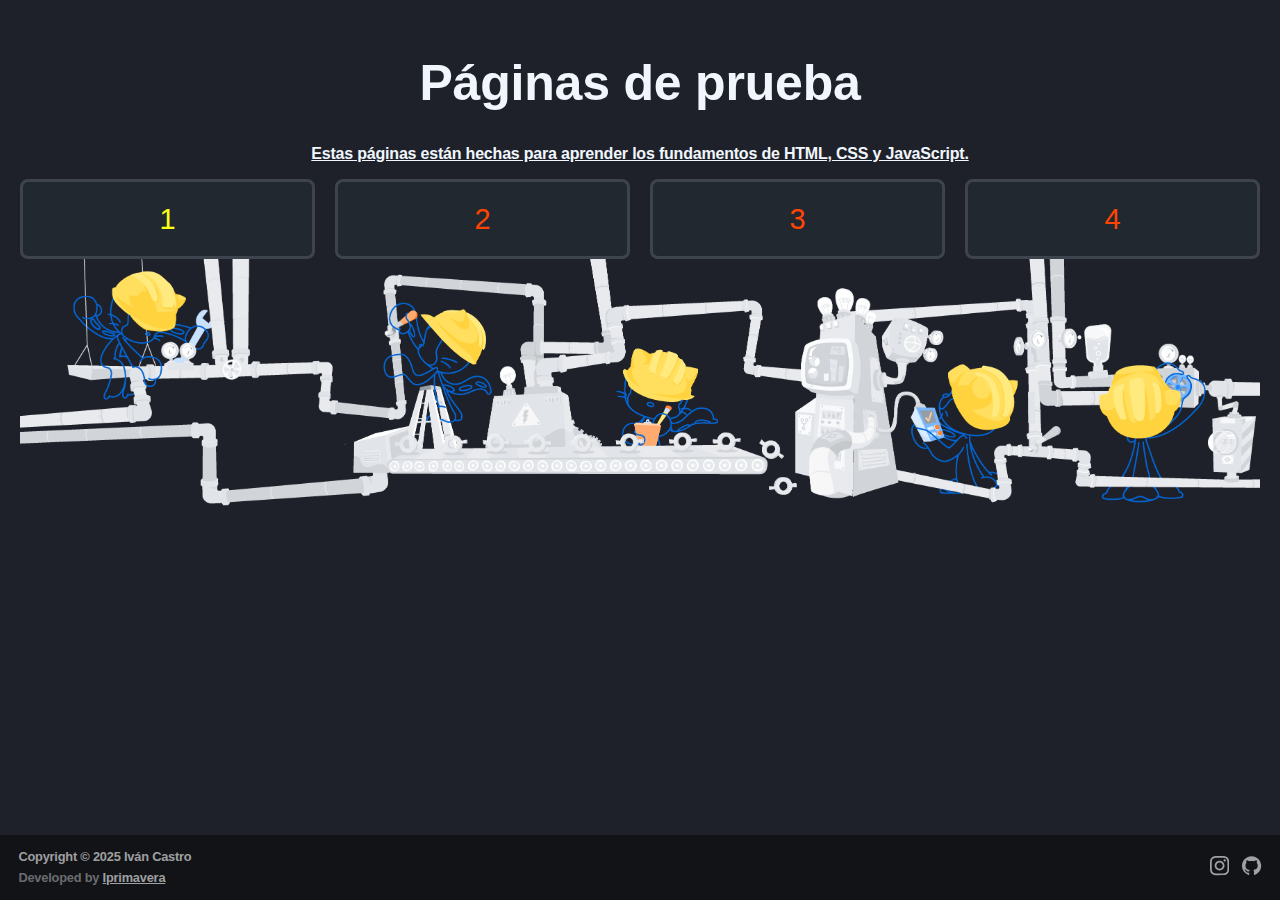
<file: index.html>
<!DOCTYPE HTML>
<html lang="es-ES">
	<head>
		<title>Inicio</title>
		<meta charset="utf-8" />
		<meta name="viewport" content="width=device-width, initial-scale=1" />
		<link rel="stylesheet" href="css/main.css"/>
		<link rel="stylesheet" href="css/index.css"/>
        <script src="js/script.js" defer></script>
	</head>
	<body>
		<div class="content">
			<h1>Páginas de prueba</h1>
			<p><u><b>Estas páginas están hechas para aprender los fundamentos de HTML, CSS y JavaScript.</b></u></p>
			<div class="button-container">
				<a href="pages/primera-prueba.html" class="button" style="color: #faff16">1</a>
				<a href="#" class="button" style="color: orangered">2</a>
				<a href="#" class="button" style="color: orangered">3</a>
				<a href="#" class="button" style="color: orangered">4</a>
			</div>

			<img src="images/gitworking.png" alt="gitworking" style="width: 100%;">

		</div>
        <div id="footer"></div>
	</body>
</html>
</file>
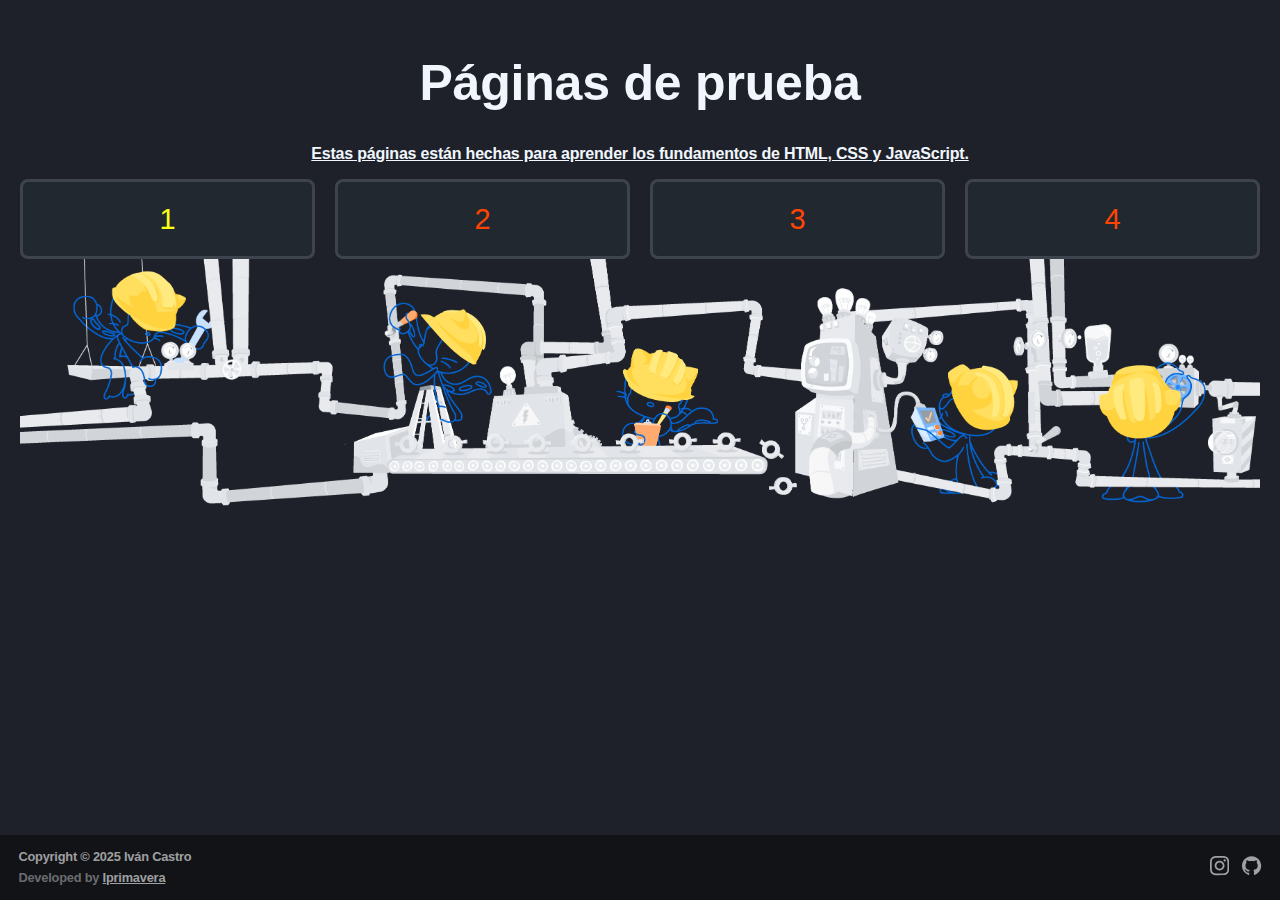
<file: pages/index.html>
<!DOCTYPE HTML>
<html lang="es-ES">
	<head>
		<title>Inicio</title>
		<meta charset="utf-8" />
		<meta name="viewport" content="width=device-width, initial-scale=1" />
		<link rel="stylesheet" href="../css/main.css"/>
		<link rel="stylesheet" href="../css/index.css"/>
        <script src="../js/script.js" defer></script>
	</head>
	<body>
		<div class="content">
			<h1>Páginas de prueba</h1>
			<p><u><b>Estas páginas están hechas para aprender los fundamentos de HTML, CSS y JavaScript.</b></u></p>
			<div class="button-container">
				<a href="primera-prueba.html" class="button" style="color: #faff16">1</a>
				<a href="#" class="button" style="color: orangered">2</a>
				<a href="#" class="button" style="color: orangered">3</a>
				<a href="#" class="button" style="color: orangered">4</a>
			</div>

			<img src="../images/gitworking.png" alt="gitworking" style="width: 100%;">

		</div>
        <div id="footer"></div>
	</body>
</html>
</file>
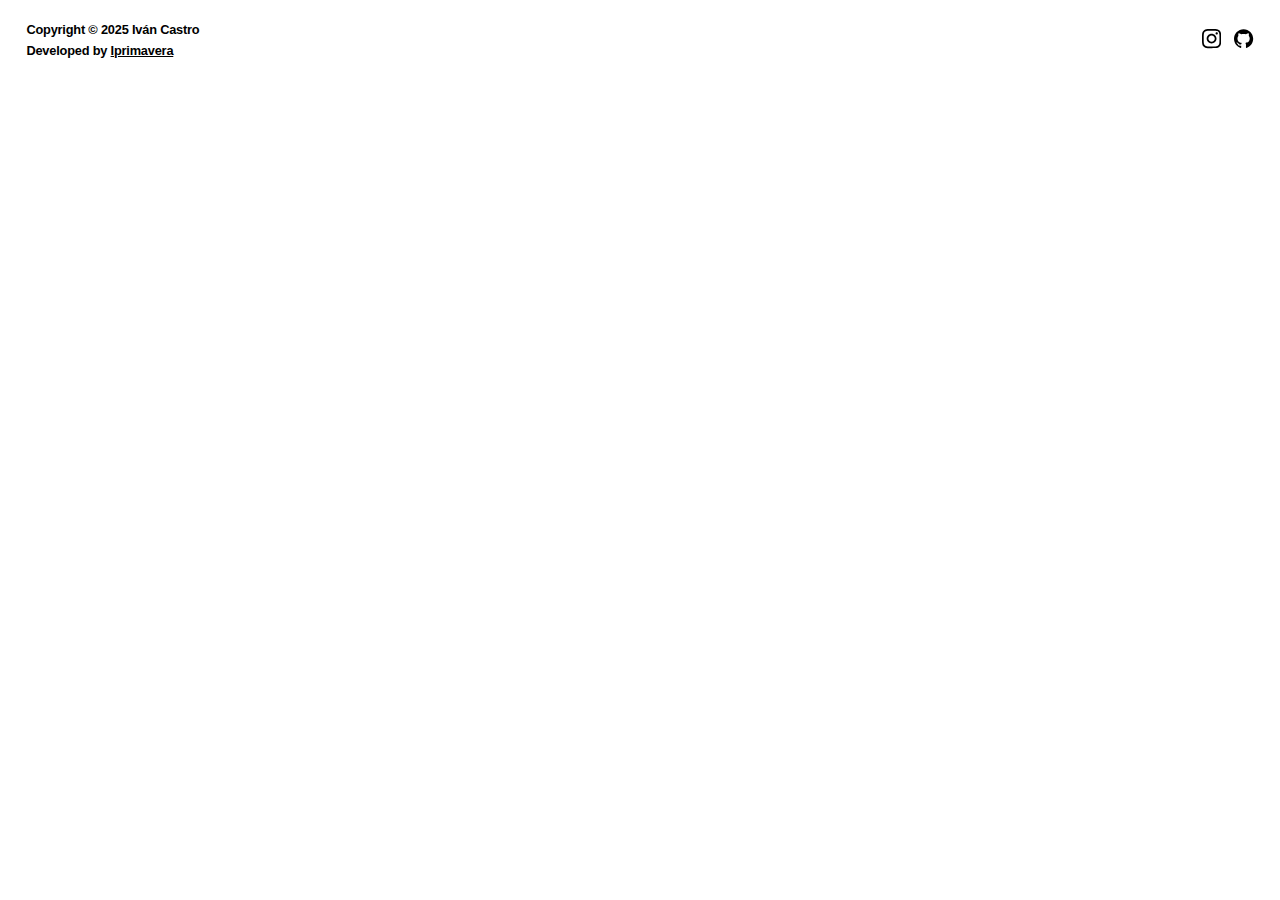
<file: includes/footer.html>
<!DOCTYPE HTML>
<html lang="es-ES">
<head>
    <title>Inicio</title>
    <meta charset="utf-8" />
    <meta name="viewport" content="width=device-width, initial-scale=1" />
    <!--<link rel="stylesheet" href="../css/index.css" />-->
    <link rel="stylesheet" href="../css/footer.css">
</head>
<body>
<footer>

    <div class="foot-info">
        <div class="foot-text">
            <p class="foot-claro">Copyright &copy; 2025 Iván Castro</p>
            <p>Developed by <a href="https://github.com/iprimavera">Iprimavera</a></p>
            <!--<p>Source code on <a href="https://github.com/iprimavera/iprimavera.github.io">Github</a></p>-->
        </div>
        <div class="social-icons">
            <!--<p>My social media networks: </p> -->
            <a href="https://www.instagram.com/ivan_cp55?igsh=NTV4bHRxNHowODRI">
                <svg xmlns="http://www.w3.org/2000/svg" shape-rendering="geometricPrecision" text-rendering="geometricPrecision" image-rendering="optimizeQuality" fill-rule="evenodd" clip-rule="evenodd" viewBox="0 0 512 512">
                    <path fill-rule="nonzero" d="M170.663 256.157c-.083-47.121 38.055-85.4 85.167-85.482 47.121-.092 85.407 38.029 85.499 85.159.091 47.13-38.047 85.4-85.176 85.492-47.112.09-85.399-38.039-85.49-85.169zm-46.108.092c.141 72.602 59.106 131.327 131.69 131.185 72.592-.14 131.35-59.089 131.209-131.691-.141-72.577-59.114-131.336-131.715-131.194-72.585.141-131.325 59.114-131.184 131.7zm237.104-137.092c.033 16.954 13.817 30.682 30.772 30.649 16.961-.034 30.689-13.811 30.664-30.765-.033-16.954-13.818-30.69-30.78-30.656-16.962.033-30.689 13.818-30.656 30.772zm-208.696 345.4c-24.958-1.086-38.511-5.234-47.543-8.709-11.961-4.628-20.496-10.177-29.479-19.093-8.966-8.951-14.532-17.461-19.202-29.397-3.508-9.033-7.73-22.569-8.9-47.527-1.269-26.983-1.559-35.078-1.683-103.433-.133-68.338.116-76.434 1.294-103.441 1.069-24.941 5.242-38.512 8.709-47.536 4.628-11.977 10.161-20.496 19.094-29.478 8.949-8.983 17.459-14.532 29.403-19.202 9.025-3.526 22.561-7.715 47.511-8.9 26.998-1.278 35.085-1.551 103.423-1.684 68.353-.133 76.448.108 103.456 1.294 24.94 1.086 38.51 5.217 47.527 8.709 11.968 4.628 20.503 10.145 29.478 19.094 8.974 8.95 14.54 17.443 19.21 29.413 3.524 8.999 7.714 22.552 8.892 47.494 1.285 26.998 1.576 35.094 1.7 103.432.132 68.355-.117 76.451-1.302 103.442-1.087 24.957-5.226 38.52-8.709 47.56-4.629 11.953-10.161 20.488-19.103 29.471-8.941 8.949-17.451 14.531-29.403 19.201-9.009 3.517-22.561 7.714-47.494 8.9-26.998 1.269-35.086 1.56-103.448 1.684-68.338.133-76.424-.124-103.431-1.294zM149.977 1.773c-27.239 1.286-45.843 5.648-62.101 12.019-16.829 6.561-31.095 15.353-45.286 29.603C28.381 57.653 19.655 71.944 13.144 88.79c-6.303 16.299-10.575 34.912-11.778 62.168C.172 178.264-.102 186.973.031 256.489c.133 69.508.439 78.234 1.741 105.548 1.302 27.231 5.649 45.827 12.019 62.092 6.569 16.83 15.353 31.089 29.611 45.289 14.25 14.2 28.55 22.918 45.404 29.438 16.282 6.294 34.902 10.583 62.15 11.777 27.305 1.203 36.022 1.468 105.521 1.336 69.532-.133 78.25-.44 105.555-1.734 27.239-1.302 45.826-5.664 62.1-12.019 16.829-6.585 31.095-15.353 45.288-29.611 14.191-14.251 22.917-28.55 29.428-45.404 6.304-16.282 10.592-34.904 11.777-62.134 1.195-27.323 1.478-36.049 1.344-105.557-.133-69.516-.447-78.225-1.741-105.522-1.294-27.256-5.657-45.844-12.019-62.118-6.577-16.829-15.352-31.08-29.602-45.288-14.25-14.192-28.55-22.935-45.404-29.429-16.29-6.304-34.903-10.6-62.15-11.778C333.747.164 325.03-.101 255.506.031c-69.507.133-78.224.431-105.529 1.742z"/>
                </svg>
            </a>
            <!-- <a href="patreon.com/iprimavera">
                <svg xmlns="http://www.w3.org/2000/svg" shape-rendering="geometricPrecision" text-rendering="geometricPrecision" image-rendering="optimizeQuality" fill-rule="evenodd" clip-rule="evenodd" viewBox="0 0 512 512">
                    <path fill-rule="nonzero" d="M170.663 256.157c-.083-47.121 38.055-85.4 85.167-85.482 47.121-.092 85.407 38.029 85.499 85.159.091 47.13-38.047 85.4-85.176 85.492-47.112.09-85.399-38.039-85.49-85.169zm-46.108.092c.141 72.602 59.106 131.327 131.69 131.185 72.592-.14 131.35-59.089 131.209-131.691-.141-72.577-59.114-131.336-131.715-131.194-72.585.141-131.325 59.114-131.184 131.7zm237.104-137.092c.033 16.954 13.817 30.682 30.772 30.649 16.961-.034 30.689-13.811 30.664-30.765-.033-16.954-13.818-30.69-30.78-30.656-16.962.033-30.689 13.818-30.656 30.772zm-208.696 345.4c-24.958-1.086-38.511-5.234-47.543-8.709-11.961-4.628-20.496-10.177-29.479-19.093-8.966-8.951-14.532-17.461-19.202-29.397-3.508-9.033-7.73-22.569-8.9-47.527-1.269-26.983-1.559-35.078-1.683-103.433-.133-68.338.116-76.434 1.294-103.441 1.069-24.941 5.242-38.512 8.709-47.536 4.628-11.977 10.161-20.496 19.094-29.478 8.949-8.983 17.459-14.532 29.403-19.202 9.025-3.526 22.561-7.715 47.511-8.9 26.998-1.278 35.085-1.551 103.423-1.684 68.353-.133 76.448.108 103.456 1.294 24.94 1.086 38.51 5.217 47.527 8.709 11.968 4.628 20.503 10.145 29.478 19.094 8.974 8.95 14.54 17.443 19.21 29.413 3.524 8.999 7.714 22.552 8.892 47.494 1.285 26.998 1.576 35.094 1.7 103.432.132 68.355-.117 76.451-1.302 103.442-1.087 24.957-5.226 38.52-8.709 47.56-4.629 11.953-10.161 20.488-19.103 29.471-8.941 8.949-17.451 14.531-29.403 19.201-9.009 3.517-22.561 7.714-47.494 8.9-26.998 1.269-35.086 1.56-103.448 1.684-68.338.133-76.424-.124-103.431-1.294zM149.977 1.773c-27.239 1.286-45.843 5.648-62.101 12.019-16.829 6.561-31.095 15.353-45.286 29.603C28.381 57.653 19.655 71.944 13.144 88.79c-6.303 16.299-10.575 34.912-11.778 62.168C.172 178.264-.102 186.973.031 256.489c.133 69.508.439 78.234 1.741 105.548 1.302 27.231 5.649 45.827 12.019 62.092 6.569 16.83 15.353 31.089 29.611 45.289 14.25 14.2 28.55 22.918 45.404 29.438 16.282 6.294 34.902 10.583 62.15 11.777 27.305 1.203 36.022 1.468 105.521 1.336 69.532-.133 78.25-.44 105.555-1.734 27.239-1.302 45.826-5.664 62.1-12.019 16.829-6.585 31.095-15.353 45.288-29.611 14.191-14.251 22.917-28.55 29.428-45.404 6.304-16.282 10.592-34.904 11.777-62.134 1.195-27.323 1.478-36.049 1.344-105.557-.133-69.516-.447-78.225-1.741-105.522-1.294-27.256-5.657-45.844-12.019-62.118-6.577-16.829-15.352-31.08-29.602-45.288-14.25-14.192-28.55-22.935-45.404-29.429-16.29-6.304-34.903-10.6-62.15-11.778C333.747.164 325.03-.101 255.506.031c-69.507.133-78.224.431-105.529 1.742z"/>
                </svg>
            </a> -->
            <a href="https://github.com/iprimavera">
                <svg xmlns="http://www.w3.org/2000/svg" shape-rendering="geometricPrecision" text-rendering="geometricPrecision" image-rendering="optimizeQuality" fill-rule="evenodd" clip-rule="evenodd" viewBox="0 0 640 640">
                    <path d="M319.988 7.973C143.293 7.973 0 151.242 0 327.96c0 141.392 91.678 261.298 218.826 303.63 16.004 2.964 21.886-6.957 21.886-15.414 0-7.63-.319-32.835-.449-59.552-89.032 19.359-107.8-37.772-107.8-37.772-14.552-36.993-35.529-46.831-35.529-46.831-29.032-19.879 2.209-19.442 2.209-19.442 32.126 2.245 49.04 32.954 49.04 32.954 28.56 48.922 74.883 34.76 93.131 26.598 2.882-20.681 11.15-34.807 20.315-42.803-71.08-8.067-145.797-35.516-145.797-158.14 0-34.926 12.52-63.485 32.965-85.88-3.33-8.078-14.291-40.606 3.083-84.674 0 0 26.87-8.61 88.029 32.8 25.512-7.075 52.878-10.642 80.056-10.76 27.2.118 54.614 3.673 80.162 10.76 61.076-41.386 87.922-32.8 87.922-32.8 17.398 44.08 6.485 76.631 3.154 84.675 20.516 22.394 32.93 50.953 32.93 85.879 0 122.907-74.883 149.93-146.117 157.856 11.481 9.921 21.733 29.398 21.733 59.233 0 42.792-.366 77.28-.366 87.804 0 8.516 5.764 18.473 21.992 15.354 127.076-42.354 218.637-162.274 218.637-303.582 0-176.695-143.269-319.988-320-319.988l-.023.107z"/>
                </svg>
            </a>
        </div>
    </div>
</footer>
</body>
</html>
</file>
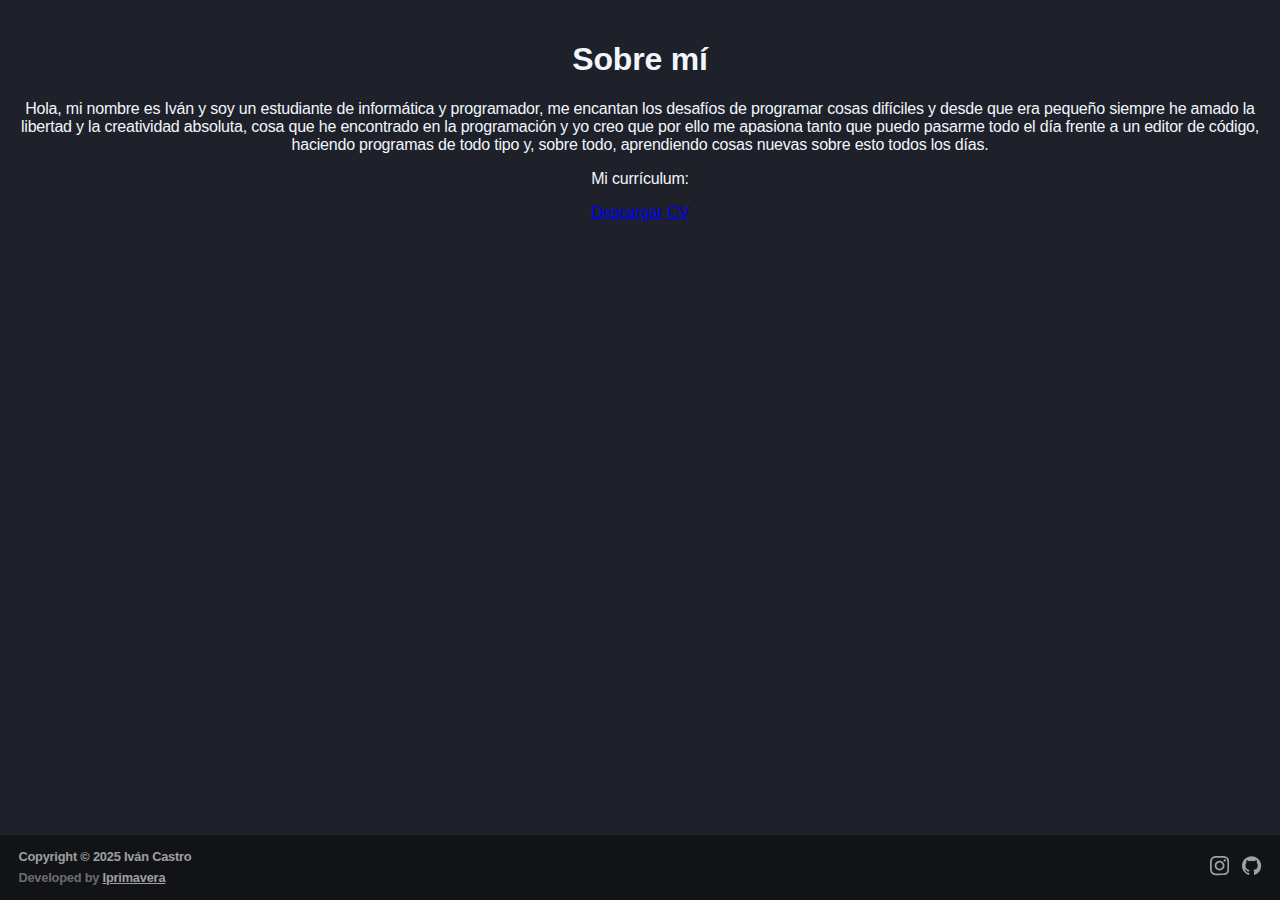
<file: pages/about.html>
<!DOCTYPE HTML>
<html lang="es-ES">
<head>
    <title>Sobre mí - Iprimavera</title>
    <meta charset="UTF-8">
    <meta name="viewport" content="width=device-width, initial-scale=1.0">
    <link rel="icon" type="image/png" href="/assets/favicon/favicon-96x96.png" sizes="96x96" />
    <link rel="icon" type="image/svg+xml" href="/assets/favicon/favicon.svg" />
    <link rel="shortcut icon" href="/assets/favicon/favicon.ico" />
    <link rel="apple-touch-icon" sizes="180x180" href="/assets/favicon/apple-touch-icon.png" />
    <link rel="manifest" href="/assets/favicon/site.webmanifest" />
    <link rel="stylesheet" href="../css/main.css">
    <script src="../js/script.js" defer></script>
</head>
<body>
<main class="content about">
    <h1 class="index">Sobre mí</h1>
    <p class="descripcion">Hola, mi nombre es Iván y soy un estudiante de informática y programador, me encantan los desafíos de
    programar cosas difíciles y desde que era pequeño siempre he amado la libertad y la creatividad absoluta,
    cosa que he encontrado en la programación y yo creo que por ello me apasiona tanto que puedo pasarme todo
    el día frente a un editor de código, haciendo programas de todo tipo y, sobre todo, aprendiendo cosas nuevas
    sobre esto todos los días.</p>
    <p>Mi currículum:</p>
    <a href="/assets/CV_Ivan_Castro.pdf" download="CV_Ivan_Castro.pdf" class="button">Descargar CV</a>
</main>
<div id="footer"></div>
</body>
</html>
</file>
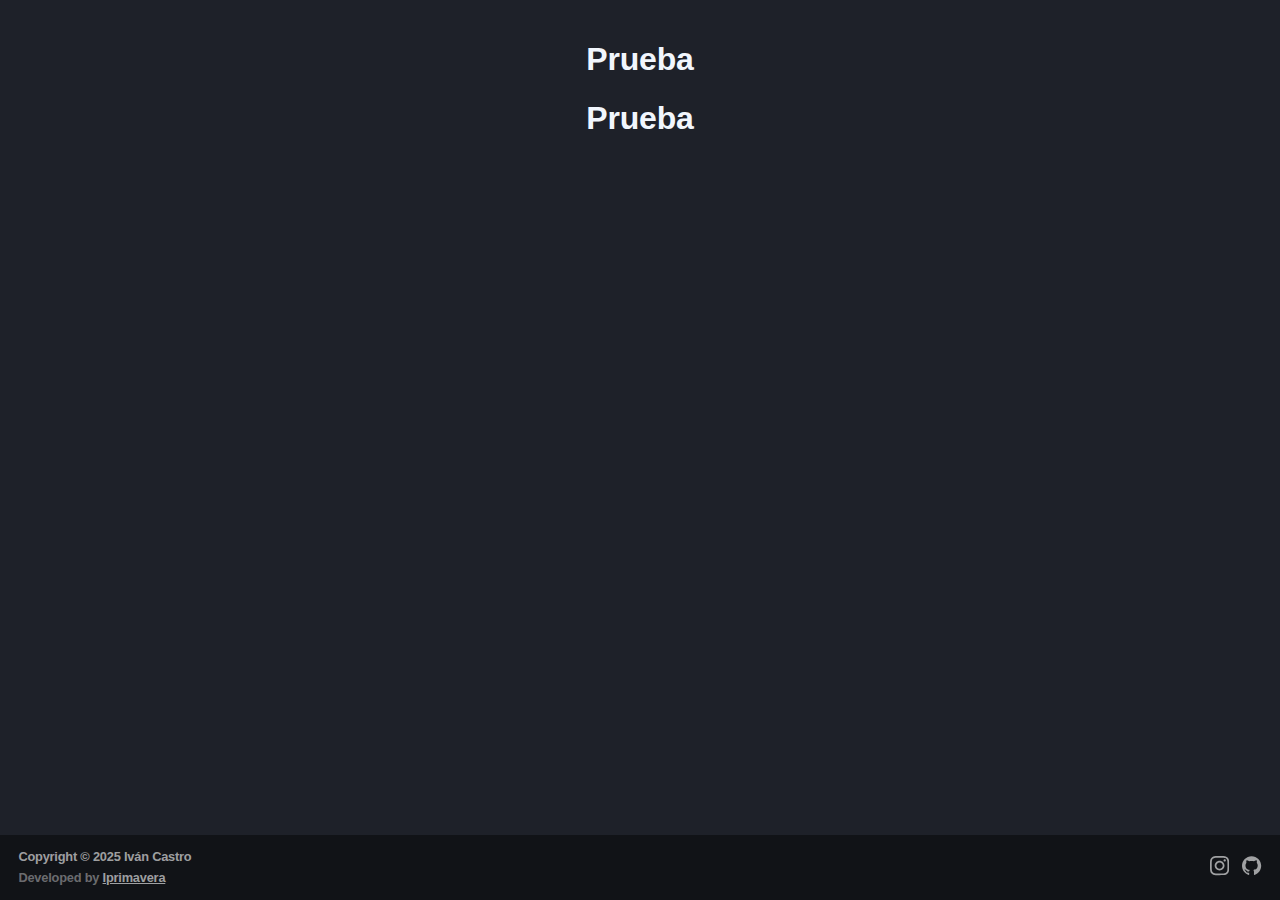
<file: pages/contacto.html>
<!DOCTYPE HTML>
<html lang="es-ES">
<head>
    <title>Primera</title>
    <meta charset="UTF-8">
    <meta name="viewport" content="width=device-width, initial-scale=1.0">
    <link rel="stylesheet" href="../css/main.css">
    <script src="../js/script.js" defer></script>
</head>
<body>
<div class="content">
    <h1 class="border">Prueba</h1>
    <h1 class="wave">Prueba</h1>
</div>
<div id="footer"></div>
</body>
</html>
</file>
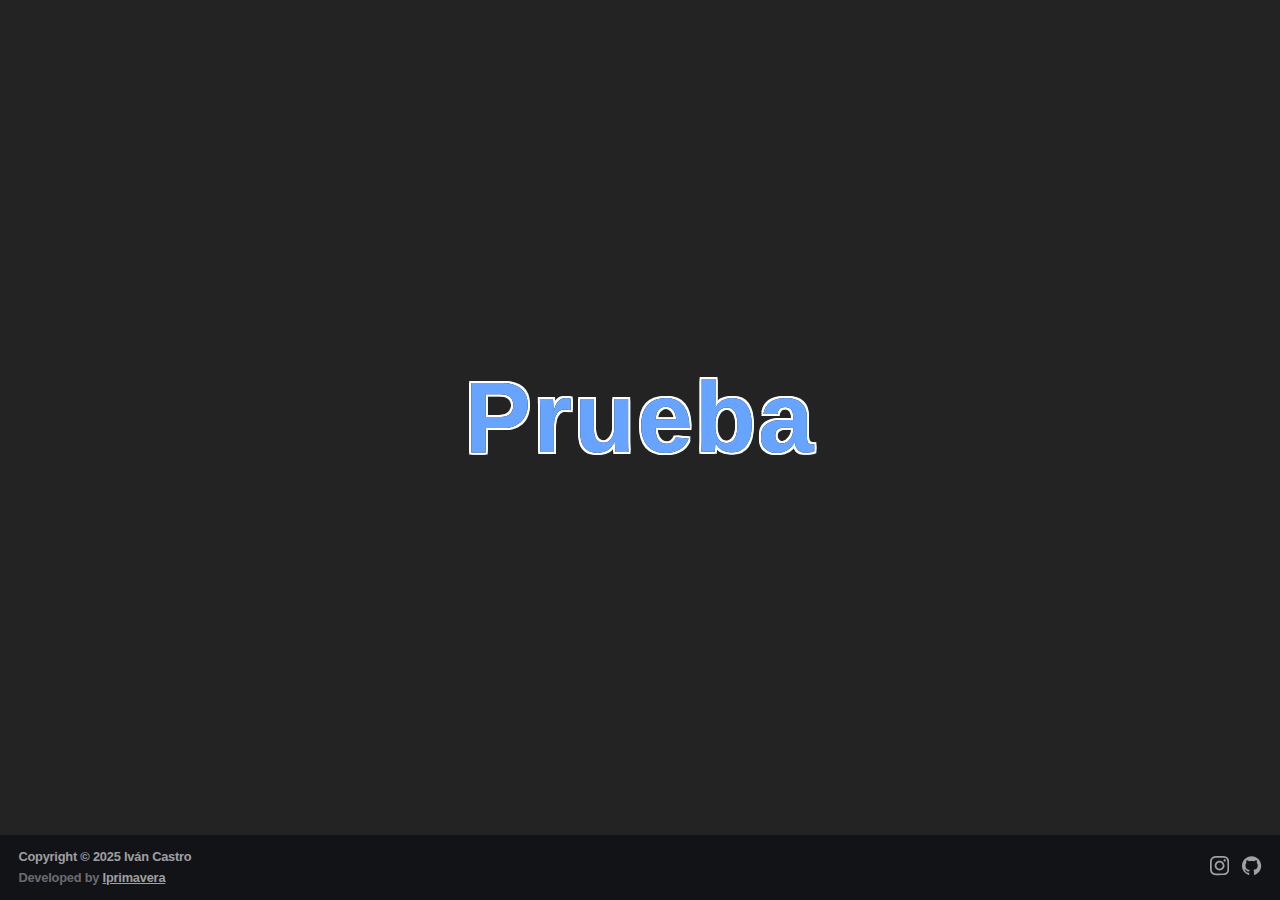
<file: pages/primera-prueba.html>
<!DOCTYPE HTML>
<html lang="es-ES">
<head>
	<meta charset="UTF-8">
	<meta name="viewport" content="width=device-width, initial-scale=1.0">
	<title>Prueba 1</title>
	<script src="../js/script.js" defer></script>
	<link rel="stylesheet" href="../css/main.css">
	<link rel="stylesheet" href="../css/prueba-1.css">
</head>
<body>
	<div class="content">
		<h1 class="border">Prueba</h1>
		<h1 class="wave">Prueba</h1>
	</div>
	<div id="footer"></div>
</body>
</html>
</file>
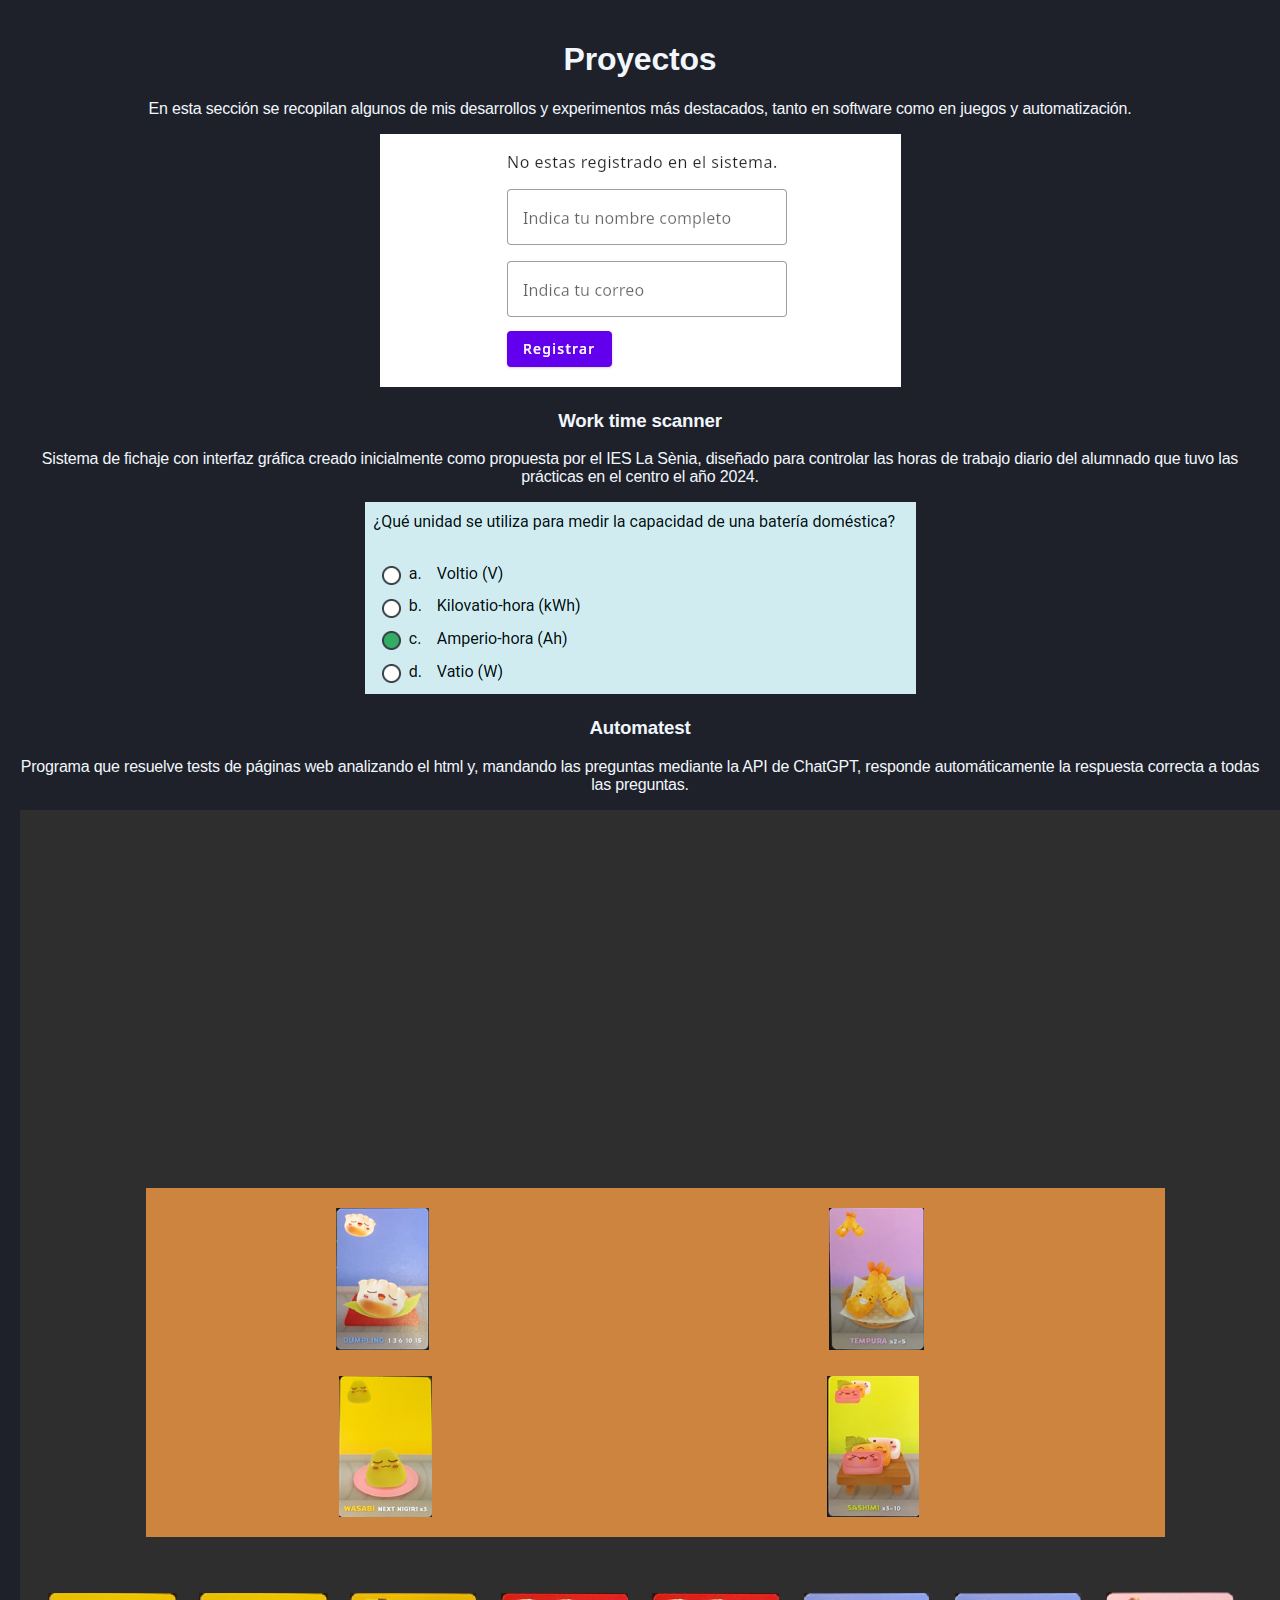
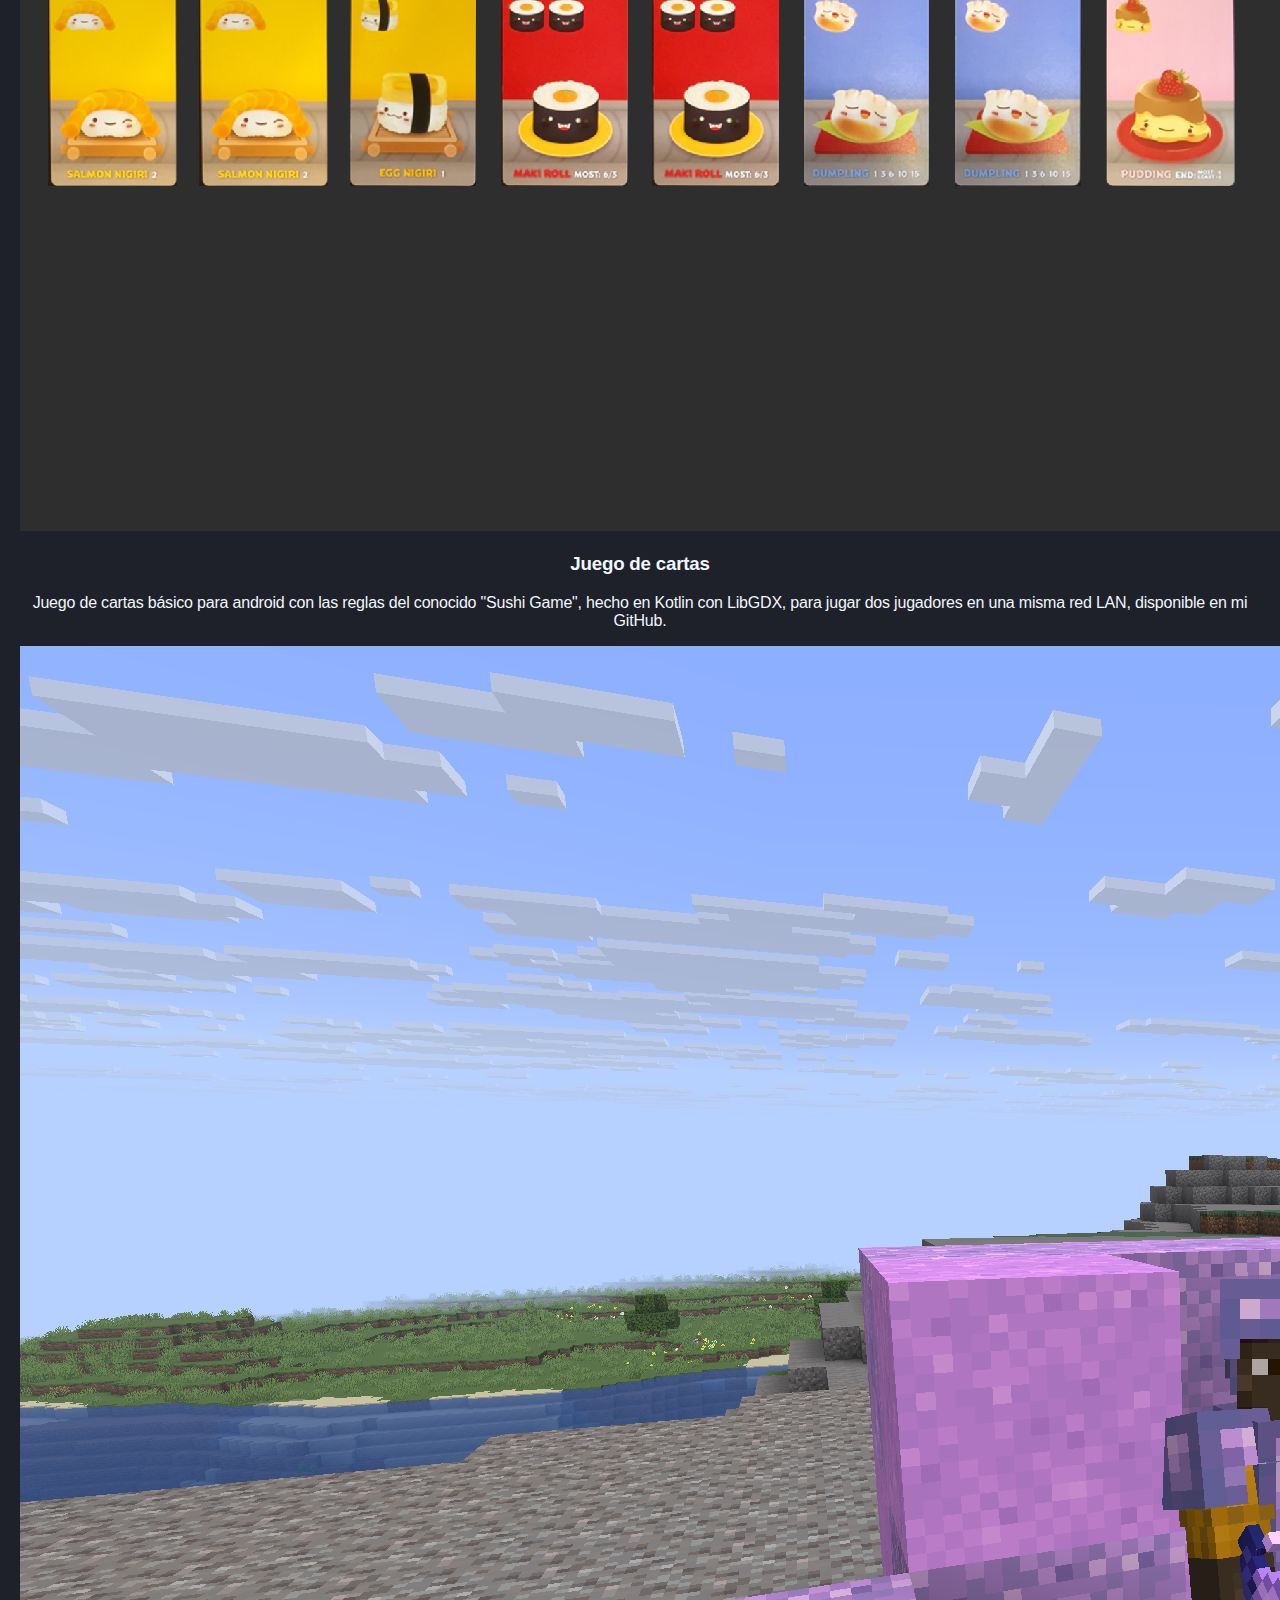
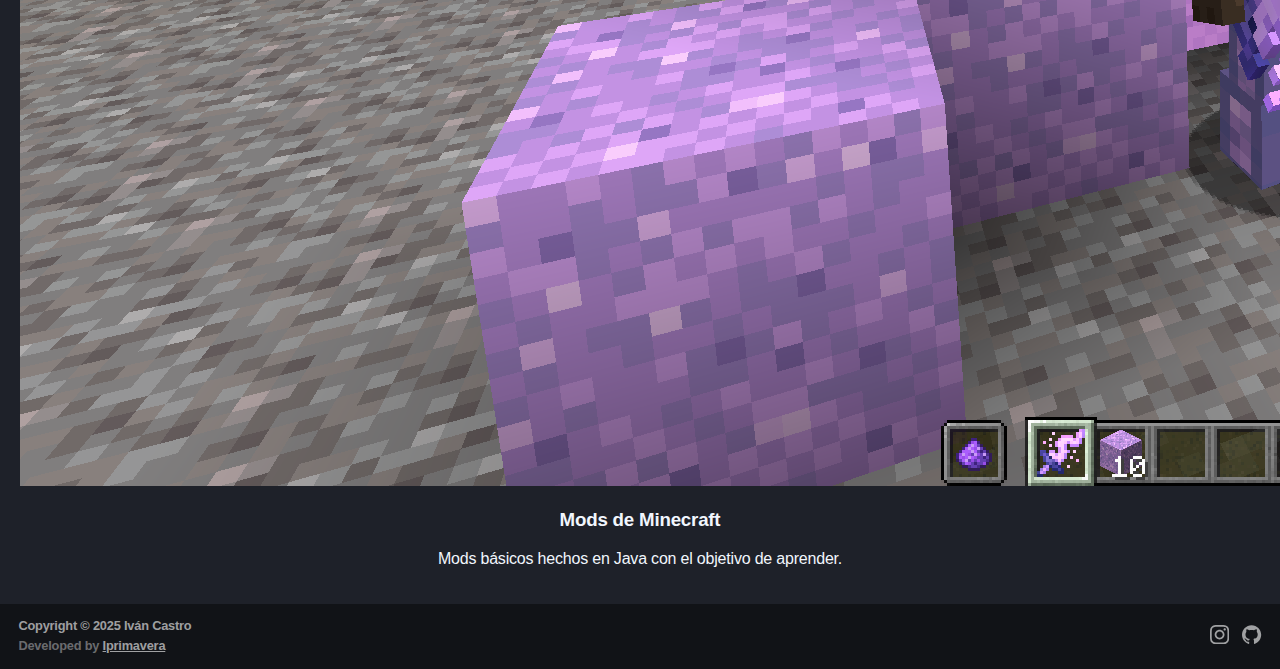
<file: pages/proyectos.html>
<!DOCTYPE HTML>
<html lang="es-ES">
<head>
	<title>Proyectos - Iprimavera</title>
	<meta charset="UTF-8">
	<meta name="viewport" content="width=device-width, initial-scale=1.0">
	<link rel="icon" type="image/png" href="/assets/favicon/favicon-96x96.png" sizes="96x96" />
	<link rel="icon" type="image/svg+xml" href="/assets/favicon/favicon.svg" />
	<link rel="shortcut icon" href="/assets/favicon/favicon.ico" />
	<link rel="apple-touch-icon" sizes="180x180" href="/assets/favicon/apple-touch-icon.png" />
	<link rel="manifest" href="/assets/favicon/site.webmanifest" />
	<link rel="stylesheet" href="../css/main.css">
	<script src="../js/script.js" defer></script>
</head>
<body>
	<main class="content lista">
		<section class="presentacion">
			<h1 class="index">Proyectos</h1>
			<p>
				En esta sección se recopilan algunos de mis desarrollos y experimentos
				más destacados, tanto en software como en juegos y automatización.
			</p>
		</section>
        <article class="proyecto">
            <img src="/assets/proyectos/scanner.png" alt="Foto">
            <h3>Work time scanner</h3>
            <p>
                Sistema de fichaje con interfaz gráfica creado inicialmente como propuesta por el
                IES La Sènia, diseñado para controlar las horas de trabajo diario del alumnado
                que tuvo las prácticas en el centro el año 2024.
            </p>
        </article>
		<article class="proyecto">
			<img src="/assets/proyectos/test.png" alt="Foto">
			<h3>Automatest</h3>
			<p>
                Programa que resuelve tests de páginas web analizando el html y, mandando las preguntas
                mediante la API de ChatGPT, responde automáticamente la respuesta correcta a todas las preguntas.
            </p>
		</article>
		<article class="proyecto">
			<img src="/assets/proyectos/sushi.png" alt="Foto">
			<h3>Juego de cartas</h3>
			<p>
                Juego de cartas básico para android con las reglas del conocido "Sushi Game", hecho en Kotlin con LibGDX,
				para jugar dos jugadores en una misma red LAN, disponible en mi GitHub.
            </p>
		</article>
		<article class="proyecto">
			<img src="/assets/proyectos/minecraft.png" alt="Foto">
			<h3>Mods de Minecraft</h3>
			<p>
                Mods básicos hechos en Java con el objetivo de aprender.
            </p>
		</article>
		<!--<article class="proyecto">
			<img src="/assets/blender/coral.png" alt="Foto">
			<h3>Título</h3>
			<p>
                Descripción
            </p>
		</article>-->
	</main>
	<div id="footer"></div>
</body>
</html>
</file>
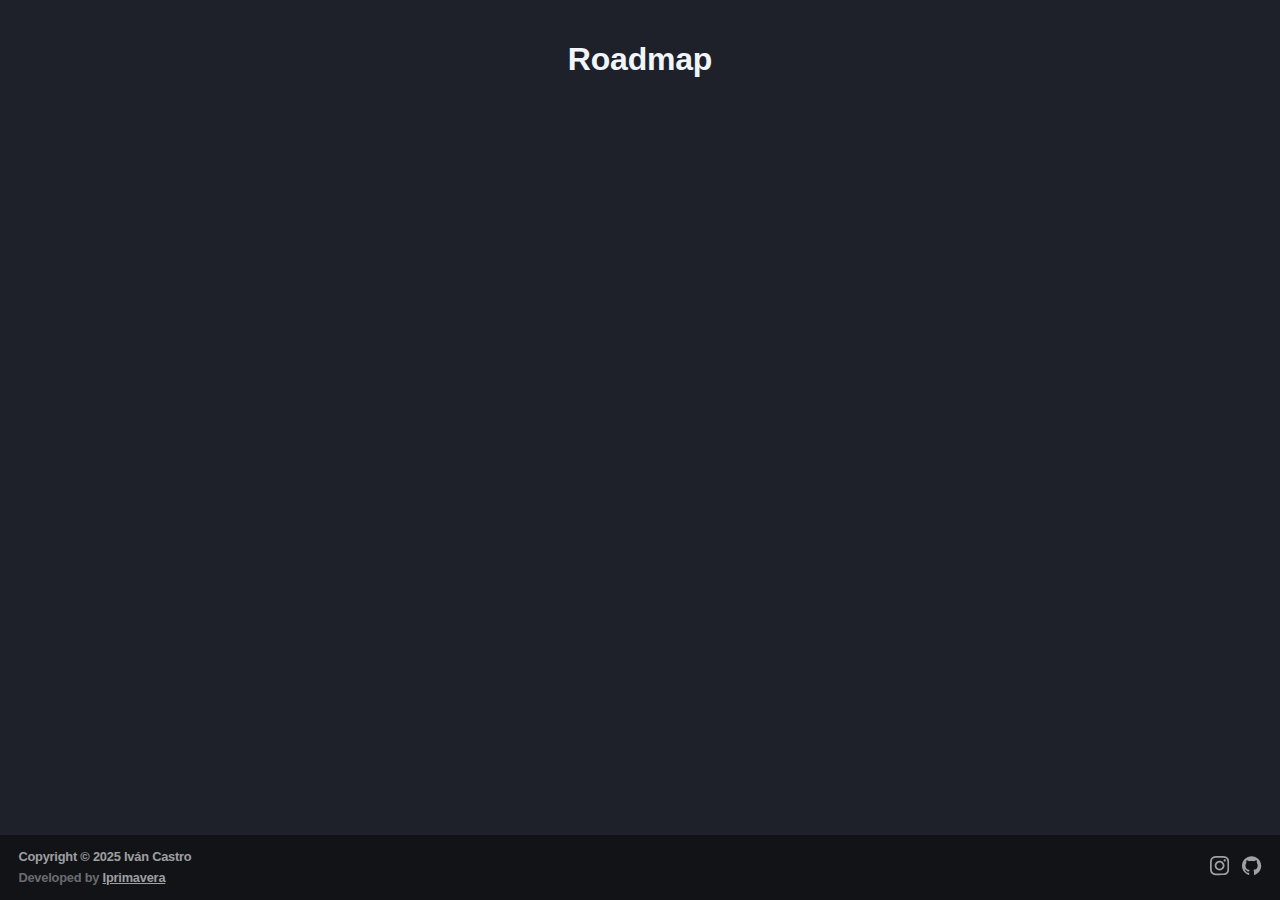
<file: pages/roadmap.html>
<!DOCTYPE HTML>
<html lang="es-ES">
<head>
    <title>Primera</title>
    <meta charset="UTF-8">
    <meta name="viewport" content="width=device-width, initial-scale=1.0">
    <link rel="stylesheet" href="../css/main.css">
    <script src="../js/script.js" defer></script>
</head>
<body>
<div class="content">
    <h1 class="index">Roadmap</h1>
</div>
<div id="footer"></div>
</body>
</html>
</file>
<file: css/main.css>
:root {
    --text-color: #f1f6fd;
    --background-color: #1e2129;
    --background-color-footer: #111317;
    --text-color-oscuro-footer: #ffffff63;
    --text-color-claro-footer: #ffffff9a;
    --text-color-hover-footer: #f1f6fd;
}

body {
    background-color: var(--background-color);
    color: var(--text-color);
    font-family: sans-serif;
    text-align: center;
    display: flex;
    flex-direction: column;
    min-height: 100vh;
    margin: 0;
    letter-spacing: -0.2px;
}
</file>
<file: css/index.css>
h1 {
    font-size: 50px;

}
.button-container {
    display: flex;
    flex-wrap: wrap;
    gap: 20px;
    justify-content: center;
}
.button {
    flex: 1 1 240px;
    background-color: #212830;
    height: 50px;
    line-height: 50px;
    color: var(--text-color);
    padding: 12px 24px;
    text-align: center;
    text-decoration: none;
    display: inline-block;
    font-size: 29px;
    border-radius: 8px;
    transition: background-color 0.3s ease;
    cursor: pointer;
    border: 3px solid #3d444d;
}
.button:hover {
    background-color: #3d444d;
    border-color: #3d444d;
}
</file>
<file: css/footer.css>
.content {
    flex: 1;
    margin: 20px;
}

footer {
    background-color: var(--background-color-footer);
    color: var(--text-color-oscuro-footer);
    padding: 0.35rem;
    font-weight: bold;
    font-size: .8rem;
    font-family: sans-serif;
    letter-spacing: -0.2px;
}

footer a {
    color: var(--text-color-claro-footer);
    transition: color 0.3s ease;
}
footer a:hover {
    color: var(--text-color-hover-footer);

}

footer svg {
    width: 1.2rem;
    height: 1.2rem;
}
footer svg path {
    fill: var(--text-color-claro-footer);
    transition: fill 0.3s ease;
}
footer svg:hover path {
    fill: var(--text-color-hover-footer);
}

.social-icons a {
    margin-left: 10px;
    text-decoration: none;
}
.foot-claro {
    color: var(--text-color-claro-footer);
}

.foot-info {
    display: flex;
    align-items: center;
    margin: auto .8rem;
    justify-content: space-between;
}

.foot-text {
    line-height: 0.6;
    text-align: left;
}

@media (max-width: 768px) {
    .foot-info {
        flex-direction: column;
        align-items: flex-start;
    }

    .footer-icons {
        margin-top: 10px;
        justify-content: center;
    }

    .social-icons a {
        margin-left: 5px;  /* Margen pequeño entre iconos */
    }
}
</file>
<file: css/prueba-1.css>
:root {
    --background-color: #232323;

}

.content {
    letter-spacing: 2px;
    display: flex;
    justify-content: center;
    align-items: center;
    font-family: 'Work Sans', sans-serif;
}

.border {
    color: black;
    text-shadow:
            -2px -2px 0 white,
            2px -2px 0 white,
            -2px 2px 0 white,
            2px 2px 0 white,
            2px 0 0 white,
            -2px 0 0 white,
            0 2px 0 white,
            0 -2px 0 white;
}

.wave {
    color: rgb(103, 164, 255);
    animation: shift 3s ease-in-out infinite;
}

@keyframes shift {
    0%, 100% {
        clip-path: polygon(0% 47%, 10% 48%, 33% 54%, 54% 60%, 70% 61%, 84% 59%, 100% 52%, 100% 100%, 0% 100%);
    }
    50% {
        clip-path: polygon(0% 60%, 15% 65%, 34% 66%, 51% 62%, 67% 50%, 84% 45%, 100% 46%, 100% 100%, 0% 100%);
    }
}

h1, h2 {
    font-size: 100px;
    position: absolute;
}
</file>
